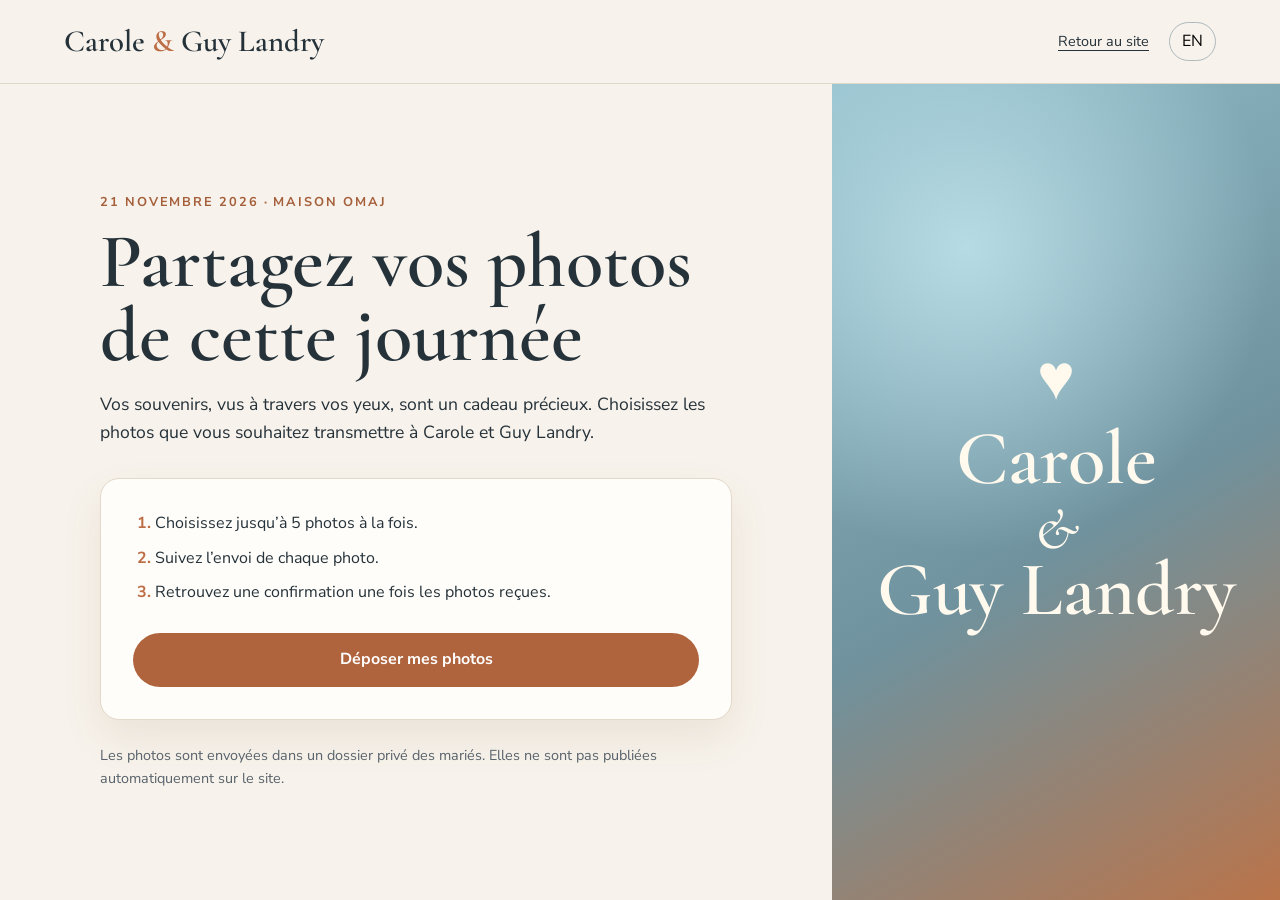
<file: photos/index.html>
<!doctype html>
<html lang="fr">
  <head>
    <meta charset="utf-8" />
    <meta name="viewport" content="width=device-width, initial-scale=1" />
    <meta name="robots" content="noindex" />
    <meta name="theme-color" content="#f7f2eb" />
    <title>Partager vos photos — Carole & Guy Landry</title>
    <link rel="preconnect" href="https://fonts.googleapis.com" />
    <link rel="preconnect" href="https://fonts.gstatic.com" crossorigin />
    <link href="https://fonts.googleapis.com/css2?family=Cormorant+Garamond:wght@500;600&family=Nunito+Sans:wght@400;600;700&display=swap" rel="stylesheet" />
    <link rel="stylesheet" href="photos.css" />
  </head>
  <body>
    <header class="header">
      <a class="brand" href="../">Carole <span>&amp;</span> Guy Landry</a>
      <div class="header-actions">
        <a href="../#programme" data-i18n="back">Retour au site</a>
        <button id="language-toggle" type="button" aria-label="Switch language">EN</button>
      </div>
    </header>
    <main class="layout">
      <section class="intro" aria-labelledby="page-title">
        <p class="eyebrow" data-i18n="eyebrow">21 novembre 2026 · Maison OMAJ</p>
        <h1 id="page-title" data-i18n="title">Partagez vos photos de cette journée</h1>
        <p class="lead" data-i18n="intro">Vos souvenirs, vus à travers vos yeux, sont un cadeau précieux. Choisissez les photos que vous souhaitez transmettre à Carole et Guy Landry.</p>
        <div class="card">
          <ol>
            <li data-i18n="stepOne">Choisissez jusqu’à 5 photos à la fois.</li>
            <li data-i18n="stepTwo">Suivez l’envoi de chaque photo.</li>
            <li data-i18n="stepThree">Retrouvez une confirmation une fois les photos reçues.</li>
          </ol>
          <a id="upload-link" class="button" href="#" hidden data-i18n="button">Déposer mes photos</a>
          <p id="setup-status" class="status" role="status" data-i18n="pending">Le dépôt des photos sera ouvert prochainement.</p>
        </div>
        <p class="privacy" data-i18n="privacy">Les photos sont envoyées dans un dossier privé des mariés. Elles ne sont pas publiées automatiquement sur le site.</p>
      </section>
      <aside class="art" aria-hidden="true"><span>♥</span><p>Carole<br /><em>&amp;</em><br />Guy Landry</p></aside>
    </main>
    <script src="config.js"></script>
    <script src="photos.js"></script>
  </body>
</html>
</file>
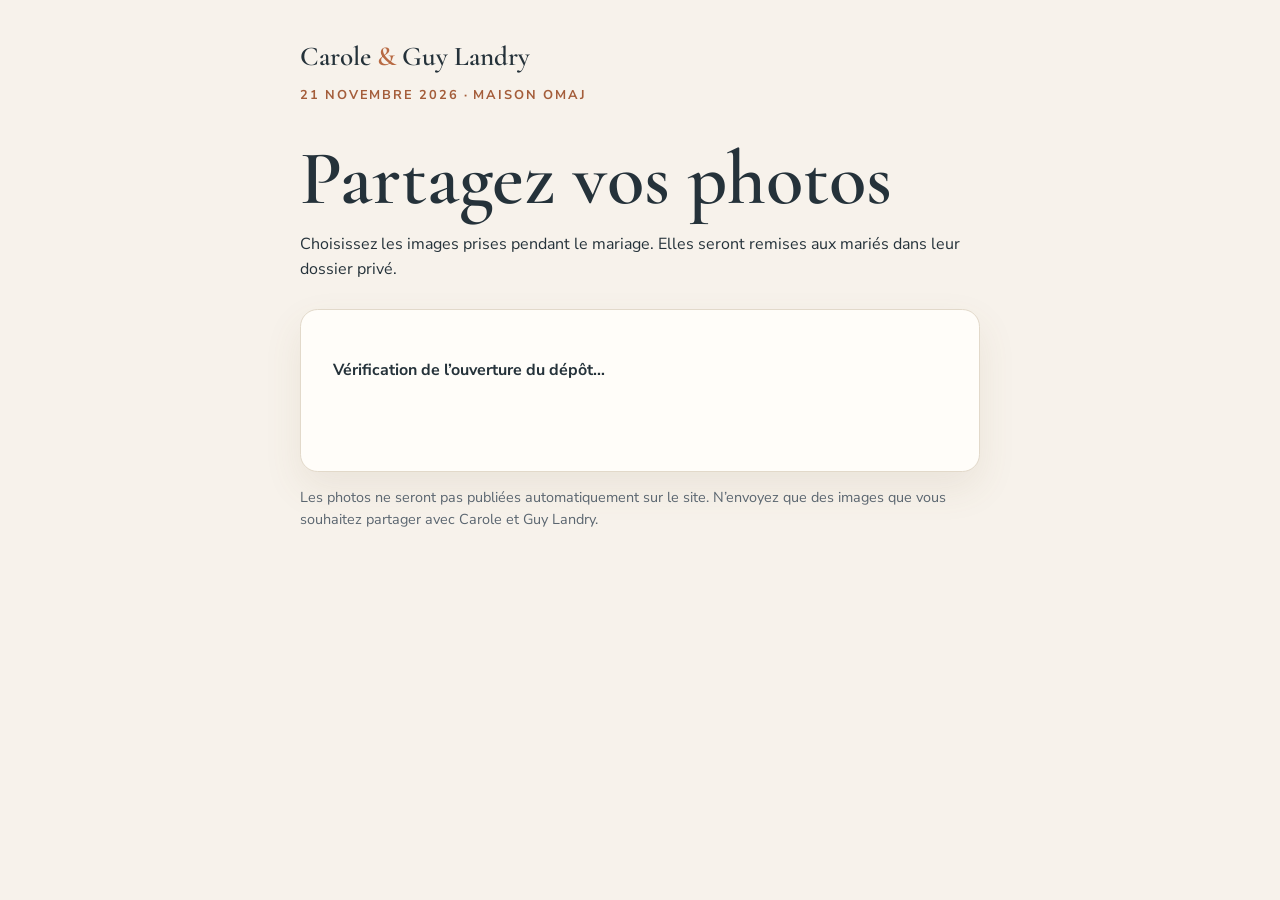
<file: google-apps-script/photos/Index.html>
<!doctype html>
<html lang="fr">
  <head>
    <base target="_top" />
    <meta charset="utf-8" />
    <meta name="viewport" content="width=device-width, initial-scale=1" />
    <title>Partager vos photos — Carole & Guy Landry</title>
    <link rel="preconnect" href="https://fonts.googleapis.com" />
    <link href="https://fonts.googleapis.com/css2?family=Cormorant+Garamond:wght@500;600&family=Nunito+Sans:wght@400;600;700&display=swap" rel="stylesheet" />
    <style>
      * { box-sizing: border-box; }
      body { margin: 0; background: #f7f2eb; color: #25323a; font: 400 1rem/1.55 "Nunito Sans", sans-serif; }
      main { width: min(100% - 2rem, 680px); margin: 0 auto; padding: 2.5rem 0 4rem; }
      .brand { font: 600 1.7rem "Cormorant Garamond", serif; text-decoration: none; color: inherit; }
      .brand span { color: #b86a43; }
      h1 { font: 600 clamp(2.8rem, 8vw, 4.8rem)/.98 "Cormorant Garamond", serif; margin: 2.2rem 0 1rem; }
      .eyebrow { color: #a45d3a; font-size: .8rem; font-weight: 700; letter-spacing: .15em; text-transform: uppercase; }
      .card { margin-top: 1.7rem; padding: clamp(1.2rem, 4vw, 2rem); background: #fffdf9; border: 1px solid #e2d9ca; border-radius: 1.1rem; box-shadow: 0 16px 38px #7d634119; }
      .picker { display: block; border: 2px dashed #9bbdc5; border-radius: .8rem; padding: 1.8rem 1rem; text-align: center; cursor: pointer; }
      .picker:hover, .picker:focus-within { background: #f0f8fa; }
      .picker input { display: block; margin: .7rem auto 0; max-width: 100%; }
      .hint, .privacy { color: #5b6670; font-size: .9rem; }
      .button { display: inline-block; width: 100%; margin-top: 1rem; padding: .85rem 1.2rem; border: 0; border-radius: 3rem; background: #ad623d; color: white; text-align: center; font: 700 1rem "Nunito Sans", sans-serif; cursor: pointer; }
      .button:disabled { background: #8d9699; cursor: not-allowed; }
      .button:hover:not(:disabled) { background: #874826; }
      .item { display: flex; justify-content: space-between; align-items: center; gap: 1rem; border-top: 1px solid #e7e0d6; padding: .8rem 0; }
      .item span { overflow-wrap: anywhere; }
      .item button { background: transparent; border: 1px solid #ad623d; border-radius: 1rem; color: #8b4b2a; padding: .3rem .65rem; cursor: pointer; }
      .status { min-height: 1.5em; margin-top: 1rem; font-weight: 700; }
      .error { color: #a43d34; } .success { color: #326a4a; }
      [hidden] { display: none !important; }
    </style>
  </head>
  <body>
    <main>
      <a class="brand" href="https://caroleguypourlavie.gaiusconsulting.online/photos/">Carole <span>&amp;</span> Guy Landry</a>
      <p class="eyebrow">21 novembre 2026 · Maison OMAJ</p>
      <h1>Partagez vos photos</h1>
      <p>Choisissez les images prises pendant le mariage. Elles seront remises aux mariés dans leur dossier privé.</p>
      <div class="card">
        <p id="availability" class="status" role="status">Vérification de l’ouverture du dépôt…</p>
        <form id="upload-form" hidden>
          <label class="picker">Choisir jusqu’à 5 photos
            <input id="photos" type="file" accept="image/jpeg,image/png,image/webp,image/heic,image/avif,.heic" multiple required />
          </label>
          <p class="hint">10 Mo maximum par photo. JPEG, PNG, WebP, HEIC ou AVIF.</p>
          <div id="file-list" aria-live="polite"></div>
          <button id="send-button" class="button" type="submit" disabled>Envoyer les photos</button>
        </form>
        <p id="result" class="status" role="status" aria-live="polite"></p>
      </div>
      <p class="privacy">Les photos ne seront pas publiées automatiquement sur le site. N’envoyez que des images que vous souhaitez partager avec Carole et Guy Landry.</p>
    </main>
    <script>
      const MAX_FILES = 5;
      const MAX_BYTES = 10 * 1024 * 1024;
      const input = document.getElementById("photos");
      const list = document.getElementById("file-list");
      const result = document.getElementById("result");
      const sendButton = document.getElementById("send-button");
      let entries = [];
      let sending = false;

      function newId() {
        if (crypto.randomUUID) return crypto.randomUUID();
        return "xxxxxxxx-xxxx-4xxx-yxxx-xxxxxxxxxxxx".replace(/[xy]/g, (letter) => {
          const value = crypto.getRandomValues(new Uint8Array(1))[0] % 16;
          return (letter === "x" ? value : (value & 3) | 8).toString(16);
        });
      }

      function renderList() {
        list.replaceChildren();
        entries.forEach((entry, index) => {
          const row = document.createElement("div");
          row.className = "item";
          const label = document.createElement("span");
          label.textContent = entry.file.name + " — " + entry.status;
          row.append(label);
          if (!sending && entry.status !== "Reçue") {
            const remove = document.createElement("button");
            remove.type = "button";
            remove.textContent = "Retirer";
            remove.setAttribute("aria-label", "Retirer " + entry.file.name);
            remove.addEventListener("click", () => {
              entries.splice(index, 1);
              renderList();
            });
            row.append(remove);
          }
          list.append(row);
        });
        sendButton.disabled = sending || !entries.some((entry) => entry.status !== "Reçue");
      }

      input.addEventListener("change", () => {
        result.textContent = "";
        const files = Array.from(input.files);
        if (files.length > MAX_FILES) {
          result.textContent = "Choisissez 5 photos maximum à la fois.";
          result.className = "status error";
          input.value = "";
          return;
        }
        const oversized = files.find((file) => file.size === 0 || file.size > MAX_BYTES);
        if (oversized) {
          result.textContent = "Une photo est vide ou dépasse 10 Mo : " + oversized.name;
          result.className = "status error";
          input.value = "";
          return;
        }
        entries = files.map((file) => ({ file, id: newId(), status: "Prête" }));
        renderList();
      });

      function readBase64(file) {
        return new Promise((resolve, reject) => {
          const reader = new FileReader();
          reader.onload = () => resolve(String(reader.result).split(",")[1] || "");
          reader.onerror = () => reject(new Error("Lecture impossible : " + file.name));
          reader.readAsDataURL(file);
        });
      }

      function savePhoto(entry, data) {
        return new Promise((resolve, reject) => {
          google.script.run
            .withSuccessHandler((response) => response && response.ok ? resolve() : reject(new Error("Réponse invalide du serveur.")))
            .withFailureHandler(reject)
            .uploadPhoto({ id: entry.id, data });
        });
      }

      document.getElementById("upload-form").addEventListener("submit", async (event) => {
        event.preventDefault();
        if (sending) return;
        sending = true;
        input.disabled = true;
        result.textContent = "Envoi en cours. Gardez cette page ouverte.";
        result.className = "status";
        renderList();
        for (const entry of entries) {
          if (entry.status === "Reçue") continue;
          entry.status = "Envoi en cours";
          renderList();
          try {
            const data = await readBase64(entry.file);
            await savePhoto(entry, data);
            entry.status = "Reçue";
          } catch (error) {
            entry.status = "Échec — réessayer";
          }
          renderList();
        }
        sending = false;
        input.disabled = false;
        const failed = entries.filter((entry) => entry.status !== "Reçue").length;
        result.textContent = failed
          ? failed + " photo(s) non reçue(s). Appuyez sur « Envoyer les photos » pour réessayer."
          : "Toutes vos photos ont été reçues. Merci ! Vous pouvez en choisir d’autres.";
        result.className = failed ? "status error" : "status success";
        if (!failed) input.value = "";
        renderList();
      });

      google.script.run.withSuccessHandler((status) => {
        const availability = document.getElementById("availability");
        availability.textContent = status && status.open
          ? "Le dépôt des photos est ouvert."
          : "Le dépôt des photos n’est pas encore ouvert.";
        if (status && status.open) document.getElementById("upload-form").hidden = false;
      }).withFailureHandler(() => {
        document.getElementById("availability").textContent = "Impossible de vérifier le service. Réessayez plus tard.";
      }).getUploadStatus();
    </script>
  </body>
</html>
</file>
<file: photos/photos.css>
:root { color-scheme: light; }
* { box-sizing: border-box; }
[hidden] { display: none !important; }
body { margin: 0; background: #f7f2eb; color: #25323a; font: 400 1rem/1.6 "Nunito Sans", sans-serif; }
a { color: inherit; }
.header { min-height: 84px; display: flex; align-items: center; justify-content: space-between; gap: 1rem; padding: 1rem clamp(1.25rem, 5vw, 5rem); border-bottom: 1px solid #dfd7cc; }
.brand { text-decoration: none; font: 600 clamp(1.4rem, 2.4vw, 2rem) "Cormorant Garamond", serif; white-space: nowrap; }
.brand span { color: #bd6e46; }
.header-actions { display: flex; align-items: center; gap: 1.25rem; }
.header-actions a { font-size: .9rem; text-underline-offset: .25em; }
.header-actions button { background: transparent; border: 1px solid #aeb9bd; border-radius: 2rem; padding: .35rem .75rem; font: inherit; cursor: pointer; }
.layout { min-height: calc(100vh - 84px); display: grid; grid-template-columns: minmax(0, 1.3fr) minmax(260px, .7fr); }
.intro { width: min(100%, 760px); margin: auto; padding: clamp(2.5rem, 6vw, 6rem) clamp(1.25rem, 5vw, 5rem); }
.eyebrow { color: #a55f3b; font-size: .8rem; font-weight: 700; letter-spacing: .15em; text-transform: uppercase; }
h1 { margin: .7rem 0 1rem; font: 600 clamp(3.2rem, 6vw, 5.7rem)/.96 "Cormorant Garamond", serif; }
.lead { max-width: 58ch; font-size: 1.1rem; }
.card { margin-top: 2rem; padding: clamp(1.25rem, 3vw, 2rem); background: #fffdf9; border: 1px solid #e2d9ca; box-shadow: 0 18px 40px #7d634119; border-radius: 1.2rem; }
ol { margin: 0 0 1.7rem; padding-left: 1.4rem; }
li + li { margin-top: .55rem; }
li::marker { color: #bd6e46; font-weight: 700; }
.button { display: inline-block; width: 100%; padding: .9rem 1.2rem; border-radius: 3rem; background: #af643e; color: white; text-align: center; font-weight: 700; text-decoration: none; }
.button:hover, .button:focus-visible { background: #894926; }
.status { margin: 0; color: #6b5a4a; text-align: center; }
.privacy { margin-top: 1.5rem; max-width: 62ch; color: #59636b; font-size: .9rem; }
.art { display: grid; place-content: center; text-align: center; color: #fff9ee; background: radial-gradient(circle at 30% 20%, #b7dbe5 0, transparent 42%), linear-gradient(150deg, #91bec9, #6f929e 55%, #ba744a); }
.art span { font-size: 4rem; line-height: 1; }
.art p { margin: 1rem; font: 600 clamp(3.5rem, 6vw, 6rem)/.85 "Cormorant Garamond", serif; }
.art em { font-size: .75em; font-weight: 500; }
@media (max-width: 760px) { .header { min-height: 70px; } .header-actions { gap: .6rem; } .header-actions a { font-size: .8rem; } .layout { display: flex; flex-direction: column; } .intro { padding-top: 3.5rem; padding-bottom: 3rem; } .art { min-height: 180px; } .art span { display: none; } .art p { font-size: 3rem; } }
</file>
